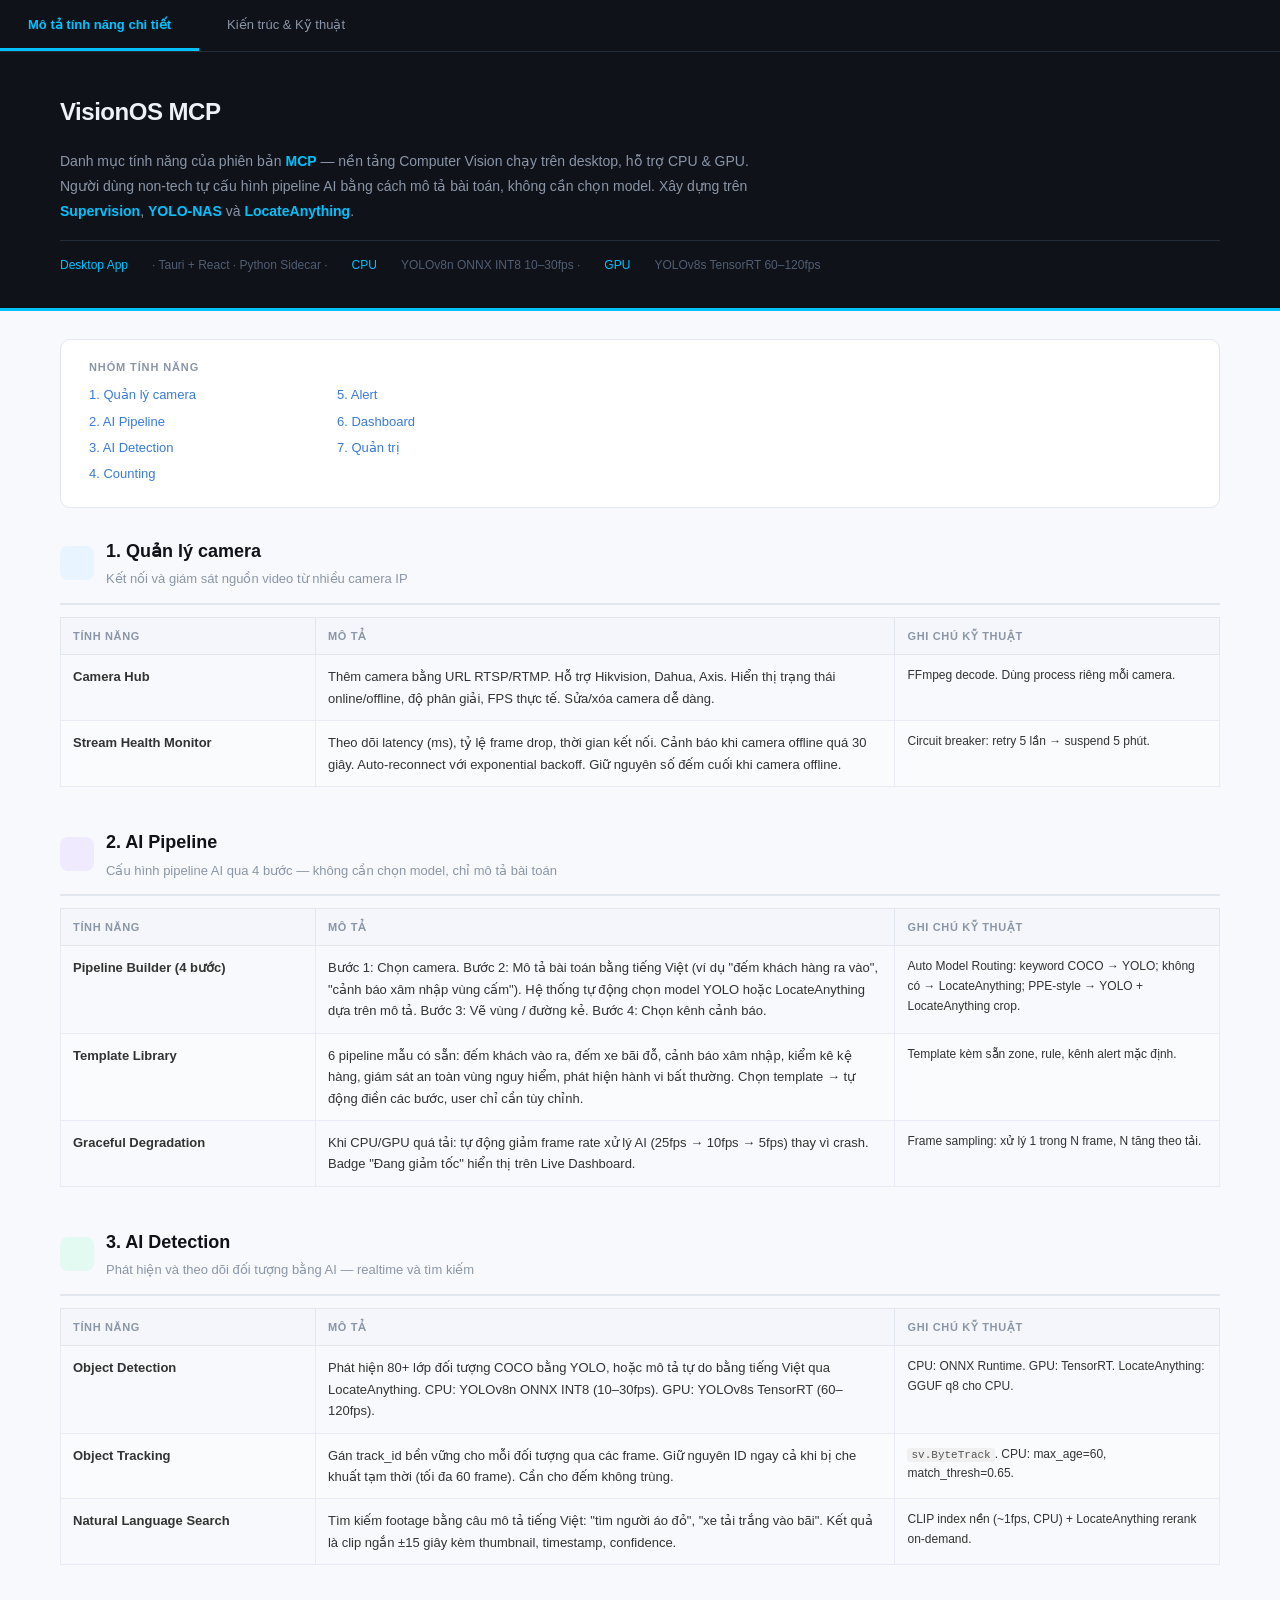
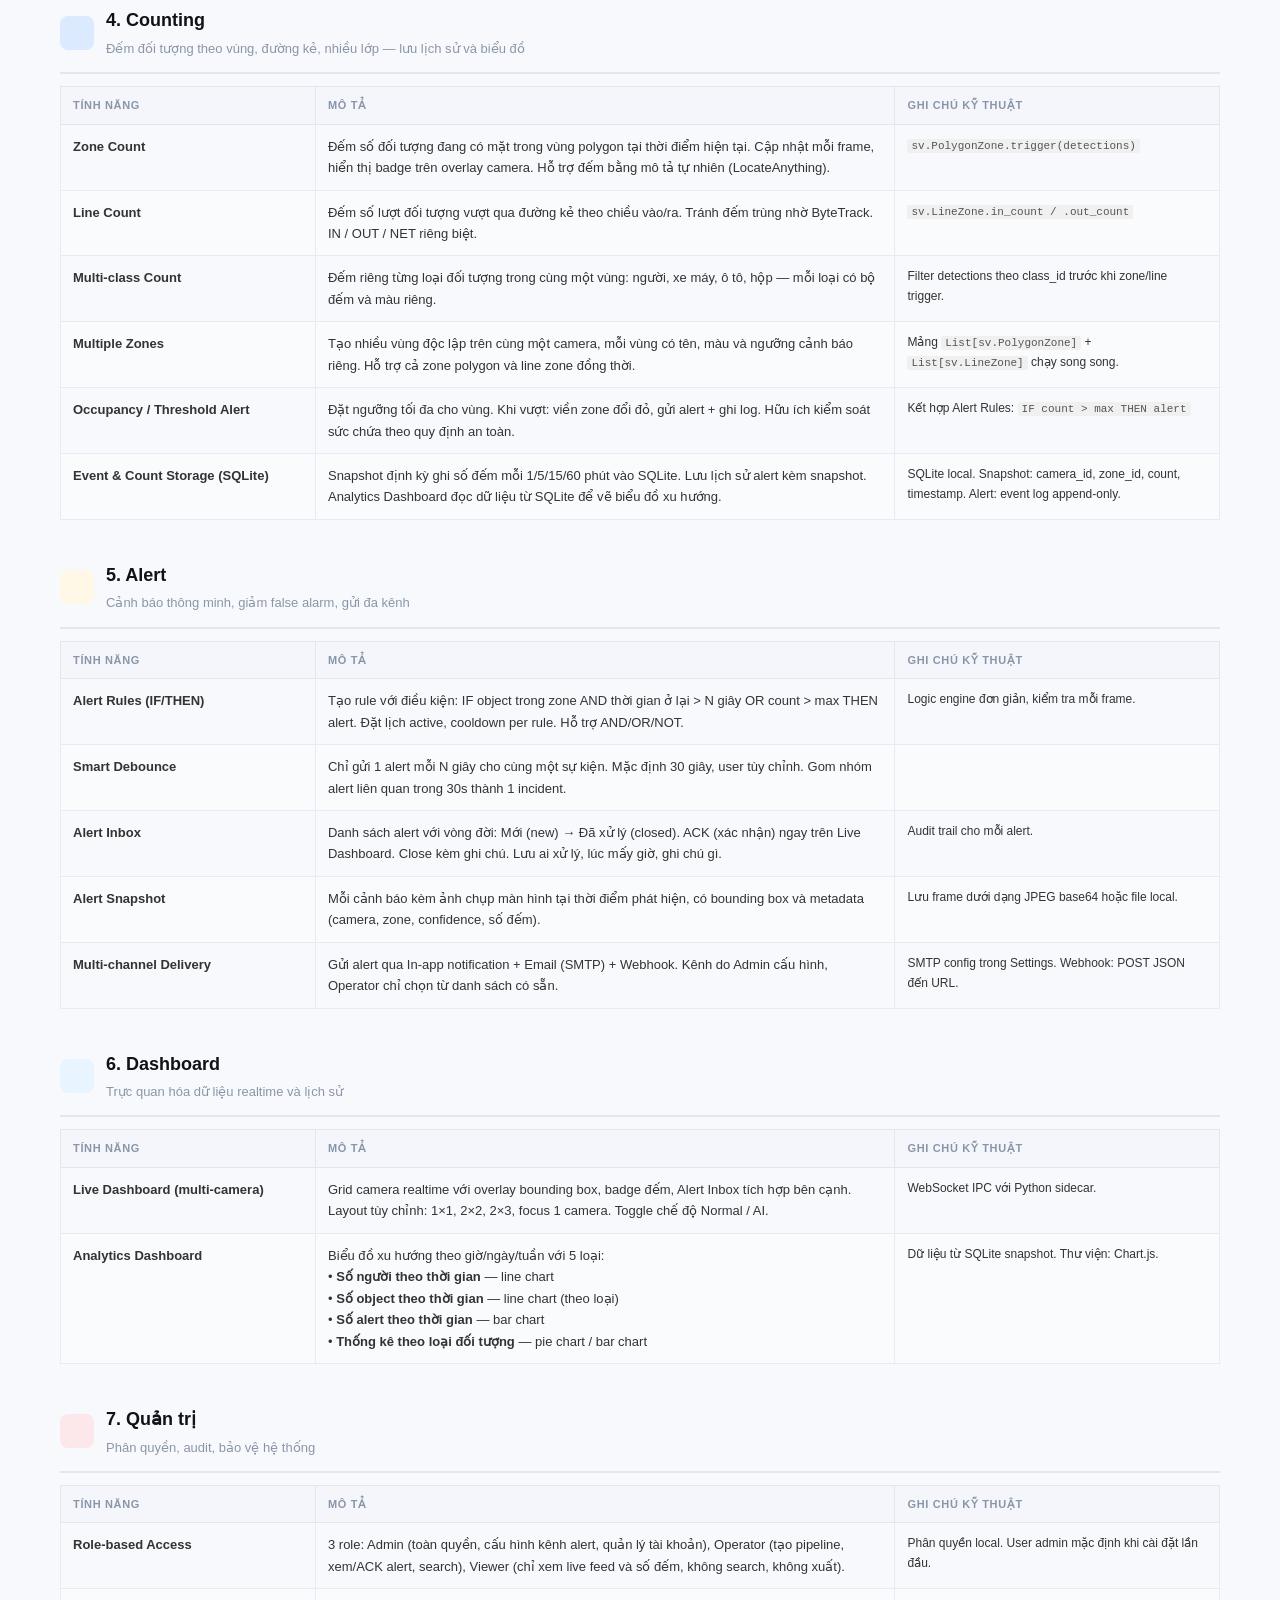
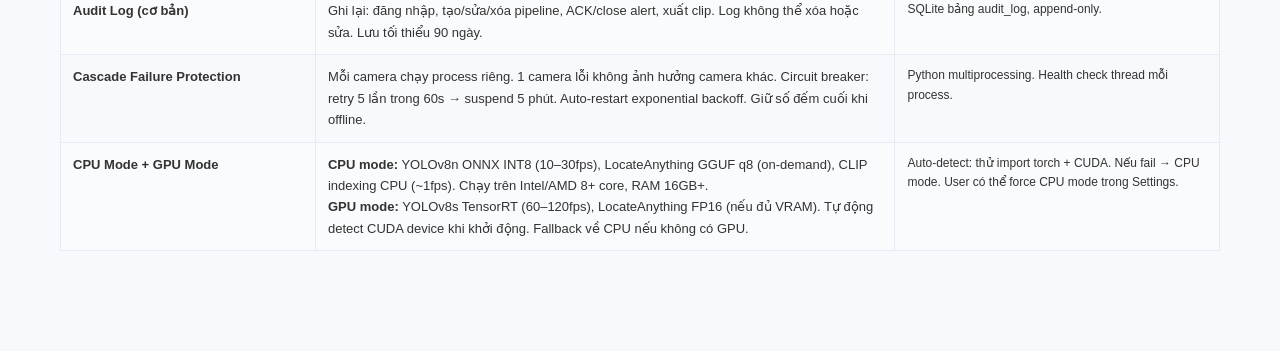
<file: visionos-mcp.html>
<!DOCTYPE html>
<html lang="vi">
<head>
<meta charset="UTF-8">
<meta name="viewport" content="width=device-width, initial-scale=1.0">
<title>VisionOS MCP</title>
<style>
*, *::before, *::after { box-sizing: border-box; margin: 0; padding: 0; }
body {
  font-family: 'Inter', 'Segoe UI', sans-serif;
  font-size: 14px; line-height: 1.7;
  color: #1a1a2e; background: #f8f9fc;
}

.tab-bar {
  position: sticky; top: 0; z-index: 200;
  background: #0f1218;
  border-bottom: 1px solid #252d3d;
  display: flex; align-items: center; height: 52px;
}
.tab-btn {
  height: 100%; padding: 0 28px; border: none; background: none;
  font-family: inherit; font-size: 13px; font-weight: 500;
  color: #8a96a8; cursor: pointer;
  border-bottom: 3px solid transparent;
  transition: all .15s; white-space: nowrap; flex-shrink: 0;
}
.tab-btn:hover { color: #eef2f8; }
.tab-btn.active { color: #00c2ff; border-bottom-color: #00c2ff; font-weight: 600; }
.tab-panel { display: none !important; }
.tab-panel.active { display: block !important; }

/* ── Tab 1: Tính năng ── */
#tab-features .header{
  background: #0f1218; color: #eef2f8;
  padding: 40px 60px 32px; border-bottom: 3px solid #00c2ff;
}
#tab-features .header-top{ display:flex; align-items:center; gap:14px; margin-bottom:16px; }
#tab-features .product-name{ font-size:24px; font-weight:700; letter-spacing:-0.02em; }
#tab-features .header-desc{ font-size:14px; color:#8a96a8; max-width:720px; line-height:1.8; }
#tab-features .header-desc b{ color:#00c2ff; font-weight:600; }
#tab-features .meta-row{ display:flex; gap:24px; margin-top:16px; padding-top:14px; border-top:1px solid #252d3d; font-size:12px; color:#515e72; flex-wrap:wrap; }
#tab-features .meta-row span{ color:#00c2ff; }

#tab-features .toc{ background:#fff; border:1px solid #e2e6ef; border-radius:10px; padding:18px 28px; margin:28px 60px; display:flex; gap:48px; flex-wrap:wrap; }
#tab-features .toc-col{ min-width:200px; }
#tab-features .toc-title{ font-size:11px; font-weight:700; text-transform:uppercase; letter-spacing:.08em; color:#8a96a8; margin-bottom:8px; }
#tab-features .toc a{ display:block; font-size:13px; color:#3a7bd5; text-decoration:none; margin-bottom:4px; }
#tab-features .toc a:hover{ text-decoration:underline; }

#tab-features .content{ padding:0 60px 60px; }
#tab-features .feat-group{ margin-bottom:40px; }
#tab-features .feat-group-header{ display:flex; align-items:center; gap:12px; margin-bottom:6px; padding-bottom:12px; border-bottom:2px solid #e2e6ef; }
#tab-features .fgi{ width:34px; height:34px; border-radius:8px; display:flex; align-items:center; justify-content:center; font-size:16px; flex-shrink:0; }
#tab-features .fgn{ font-size:18px; font-weight:700; color:#0f1218; }
#tab-features .fgd{ font-size:13px; color:#8a96a8; margin-top:2px; }


#tab-features table.ft{ width:100%; border-collapse:collapse; font-size:13px; margin-top:12px; }
#tab-features table.ft thead th{ text-align:left; padding:9px 12px; background:#f4f6fb; border:1px solid #e2e6ef; font-size:11px; font-weight:700; text-transform:uppercase; letter-spacing:.06em; color:#8a96a8; }
#tab-features table.ft tbody td{ padding:11px 12px; border:1px solid #e8ebf4; vertical-align:top; color:#333; line-height:1.65; }
#tab-features table.ft tbody tr:nth-child(even) td{ background:#fafbfd; }
#tab-features table.ft tbody tr:hover td{ background:#f0f4ff; }
#tab-features .fn{ font-weight:600; color:#0f1218; white-space:nowrap; }
#tab-features .fnote{ font-size:12px; color:#888; }
#tab-features .fnote code{ font-family:monospace; font-size:11px; background:#f0f0f0; padding:1px 4px; border-radius:3px; color:#555; }
#tab-features .note{ padding:10px 14px; border-radius:7px; font-size:13px; line-height:1.6; margin:12px 0; }
#tab-features .note-info{ background:#e8f4ff; border-left:3px solid #3a7bd5; color:#1a3d6e; }

/* ── Tab 2: Kiến trúc ── */
#tab-arch *{box-sizing:border-box;margin:0;padding:0}
#tab-arch body{font-family:'Inter','Segoe UI',sans-serif;font-size:14px;line-height:1.75;color:#1a1a2e;background:#f8f9fc}
#tab-arch .cover{background:#0f1218;color:#eef2f8;padding:56px 72px 48px;border-bottom:4px solid #00c2ff}
#tab-arch .cover-tag{font-size:11px;letter-spacing:.15em;text-transform:uppercase;color:#515e72;margin-bottom:16px}
#tab-arch .cover-title{font-size:36px;font-weight:800;letter-spacing:-0.02em;margin-bottom:8px;line-height:1.2}
#tab-arch .cover-title span{color:#00c2ff}
#tab-arch .cover-sub{font-size:16px;color:#8a96a8;margin-bottom:32px}
#tab-arch .cover-grid{display:grid;grid-template-columns:1fr 1fr;gap:20px;margin-bottom:36px}
#tab-arch .cover-block{background:#161b24;border:1px solid #252d3d;border-radius:10px;padding:16px 20px}
#tab-arch .cover-block-label{font-size:10px;text-transform:uppercase;letter-spacing:.1em;color:#515e72;margin-bottom:6px}
#tab-arch .cover-block-val{font-size:13px;color:#8a96a8;line-height:1.8}
#tab-arch .cover-block-val b{color:#00c2ff;font-weight:600}
#tab-arch .cover-meta{display:flex;gap:32px;border-top:1px solid #252d3d;padding-top:20px;font-size:12px;color:#515e72}
#tab-arch .cover-meta span{color:#00c2ff}

#tab-arch .toc{background:#fff;border:1px solid #e2e6ef;border-radius:10px;padding:24px 32px;margin:28px 72px}
#tab-arch .toc h2{font-size:13px;font-weight:700;text-transform:uppercase;letter-spacing:.08em;color:#8a96a8;margin-bottom:14px}
#tab-arch .toc-grid{display:grid;grid-template-columns:1fr 1fr;gap:0 40px}
#tab-arch .toc a{display:flex;align-items:baseline;gap:6px;font-size:13px;color:#3a7bd5;text-decoration:none;padding:3px 0;border-bottom:1px dashed #f0f0f0}
#tab-arch .toc a:hover{color:#0f1218}
#tab-arch .toc-num{font-size:11px;color:#8a96a8;min-width:28px}

#tab-arch .content{padding:0 72px 72px}
#tab-arch .section{margin-bottom:52px}
#tab-arch .section-header{display:flex;align-items:center;gap:14px;margin-bottom:20px;padding-bottom:12px;border-bottom:2px solid #e2e6ef}
#tab-arch .snum{width:34px;height:34px;border-radius:9px;display:flex;align-items:center;justify-content:center;font-size:13px;font-weight:800;color:#fff;flex-shrink:0}
#tab-arch .stitle{font-size:22px;font-weight:700;color:#0f1218}
#tab-arch .ssub{font-size:13px;color:#8a96a8;margin-top:2px}
#tab-arch .subsection{margin-bottom:28px}
#tab-arch .sub-h{font-size:16px;font-weight:700;color:#0f1218;margin-bottom:10px;padding-left:12px;border-left:3px solid #00c2ff}
#tab-arch .sub-h2{font-size:13px;font-weight:700;text-transform:uppercase;letter-spacing:.07em;color:#8a96a8;margin:16px 0 8px}
#tab-arch .card{background:#fff;border:1px solid #e2e6ef;border-radius:10px;padding:18px 22px;margin-bottom:14px}
#tab-arch .card-title{font-size:14px;font-weight:600;color:#0f1218;margin-bottom:8px;display:flex;align-items:center;gap:8px}
#tab-arch .io-grid{display:grid;grid-template-columns:1fr 60px 1fr;gap:0;margin-bottom:18px;align-items:stretch}
#tab-arch .io-box{background:#fff;border:1px solid #e2e6ef;border-radius:10px;padding:16px 18px}
#tab-arch .io-label{font-size:10px;font-weight:700;text-transform:uppercase;letter-spacing:.1em;margin-bottom:10px}
#tab-arch .io-item{display:flex;align-items:flex-start;gap:8px;margin-bottom:8px;font-size:13px;color:#333}
#tab-arch .io-item:last-child{margin-bottom:0}
#tab-arch .io-dot{width:7px;height:7px;border-radius:50%;margin-top:5px;flex-shrink:0}
#tab-arch .io-arrow{display:flex;align-items:center;justify-content:center;font-size:22px;color:#8a96a8}
#tab-arch table.t{width:100%;border-collapse:collapse;font-size:13px;margin-bottom:14px}
#tab-arch table.t thead th{text-align:left;padding:8px 12px;background:#f4f6fb;border:1px solid #e2e6ef;font-size:11px;font-weight:700;text-transform:uppercase;letter-spacing:.06em;color:#8a96a8}
#tab-arch table.t tbody td{padding:10px 12px;border:1px solid #e8ebf4;vertical-align:top;color:#333;line-height:1.6}
#tab-arch table.t tbody tr:nth-child(even) td{background:#fafbfd}
#tab-arch table.t tbody tr:hover td{background:#f0f4ff}
#tab-arch .tn{font-weight:600;color:#0f1218}
#tab-arch .tnote{font-size:12px;color:#888;font-style:italic}
#tab-arch .tnote code{font-family:monospace;font-size:11px;background:#f0f0f0;padding:1px 4px;border-radius:3px;color:#555;font-style:normal}
#tab-arch .code-block{background:#0f1218;border-radius:8px;padding:16px 18px;margin:10px 0;font-family:'Courier New',monospace;font-size:12px;line-height:1.8;color:#eef2f8;overflow-x:auto;white-space:pre}
#tab-arch .arch-diagram{display:flex;flex-direction:column;gap:0;margin:14px 0}
#tab-arch .arch-row{display:flex;align-items:stretch;gap:0}
#tab-arch .arch-layer{flex:1;background:#f4f6fb;border:1px solid #e2e6ef;border-radius:8px;padding:12px 16px;margin:4px}
#tab-arch .arch-layer-label{font-size:10px;font-weight:700;text-transform:uppercase;letter-spacing:.08em;margin-bottom:8px}
#tab-arch .arch-nodes{display:flex;gap:8px;flex-wrap:wrap}
#tab-arch .arch-node{padding:6px 12px;border-radius:6px;font-size:12px;font-weight:600;border:1px solid transparent; color:#fff}
#tab-arch .arch-connector{display:flex;align-items:center;justify-content:center;font-size:18px;color:#8a96a8;padding:0 4px}
#tab-arch .flow-steps{display:flex;flex-direction:column;gap:0}
#tab-arch .flow-step{display:flex;gap:0;align-items:stretch}
#tab-arch .flow-step-left{display:flex;flex-direction:column;align-items:center;width:44px;flex-shrink:0}
#tab-arch .flow-circle{width:32px;height:32px;border-radius:50%;display:flex;align-items:center;justify-content:center;font-size:13px;font-weight:700;color:#fff;flex-shrink:0}
#tab-arch .flow-line{width:2px;flex:1;min-height:12px;margin:4px 0}
#tab-arch .flow-step-content{padding:4px 0 16px 14px;flex:1}
#tab-arch .flow-step-title{font-size:14px;font-weight:600;color:#0f1218;margin-bottom:4px}
#tab-arch .flow-step-desc{font-size:13px;color:#555;line-height:1.65}
#tab-arch .note{padding:10px 14px;border-radius:7px;font-size:13px;line-height:1.6;margin:10px 0}
#tab-arch .note-info{background:#e8f4ff;border-left:3px solid #3a7bd5;color:#1a3d6e}
#tab-arch .note-warn{background:#fff8e6;border-left:3px solid #ffb830;color:#6b4d00}
#tab-arch .note-ok{background:#e3faf2;border-left:3px solid #00a86b;color:#0a3d22}
#tab-arch .tag{display:inline-block;font-size:10px;font-weight:700;padding:2px 8px;border-radius:4px;white-space:nowrap;margin-left:4px}
#tab-arch .tag-green{background:#e3faf2;color:#0a7a50}
#tab-arch .tag-blue{background:#e6f4ff;color:#005fa3}
#tab-arch .tag-red{background:#fce8eb;color:#b91c1c}
#tab-arch .tag-amber{background:#fff8e6;color:#92620a}
#tab-arch .tag-purple{background:#f0eaff;color:#5b21b6}
#tab-arch .prob-card{background:#fff;border:1px solid #e2e6ef;border-radius:10px;overflow:hidden;margin-bottom:20px}
#tab-arch .prob-header{padding:14px 20px;display:flex;align-items:center;gap:12px;border-bottom:1px solid #e2e6ef}
#tab-arch .prob-icon{width:36px;height:36px;border-radius:9px;display:flex;align-items:center;justify-content:center;font-size:17px;flex-shrink:0}
#tab-arch .prob-title{font-size:15px;font-weight:700;color:#0f1218}
#tab-arch .prob-level{margin-left:auto;font-size:11px;font-weight:700;padding:3px 10px;border-radius:5px}
#tab-arch .prob-body{padding:16px 20px}
#tab-arch .prob-body p{font-size:13px;color:#444;margin-bottom:12px;line-height:1.7}
#tab-arch .quant-bar{height:8px;border-radius:4px;margin-top:4px}
#tab-arch .specs-grid{display:grid;grid-template-columns:repeat(2,1fr);gap:12px;margin:12px 0}
#tab-arch .spec-card{background:#fff;border:1px solid #e2e6ef;border-radius:8px;padding:14px 16px}
#tab-arch .spec-card-title{font-size:11px;font-weight:700;text-transform:uppercase;letter-spacing:.06em;color:#8a96a8;margin-bottom:6px}
#tab-arch .spec-card-val{font-size:13px;color:#333;line-height:1.7}
#tab-arch footer{margin-top:60px;padding:20px 72px;background:#f4f6fb;border-top:1px solid #e2e6ef;font-size:12px;color:#8a96a8;display:flex;justify-content:space-between;flex-wrap:wrap;gap:8px}
</style>
</head>
<body>

<!-- TAB BAR -->
<div class="tab-bar">
  <button class="tab-btn active" onclick="switchTab('tab-features', this)">Mô tả tính năng chi tiết</button>
  <button class="tab-btn" onclick="switchTab('tab-arch', this)">Kiến trúc &amp; Kỹ thuật</button>
</div>

<!-- ════════════════════ TAB 1: TÍNH NĂNG ════════════════════ -->
<div id="tab-features" class="tab-panel active">
<div class="header">
  <div class="header-top">
    <span class="product-name">VisionOS MCP</span>
  </div>
  <div class="header-desc">
    Danh mục tính năng của phiên bản <b>MCP</b> — nền tảng Computer Vision
    chạy trên desktop, hỗ trợ CPU & GPU. Người dùng non-tech tự cấu hình pipeline AI bằng cách
    mô tả bài toán, không cần chọn model. Xây dựng trên <b>Supervision</b>, <b>YOLO-NAS</b> và <b>LocateAnything</b>.
  </div>
  <div class="meta-row">
    <span>Desktop App</span> · Tauri + React · Python Sidecar ·
    <span>CPU</span> YOLOv8n ONNX INT8 10–30fps ·
    <span>GPU</span> YOLOv8s TensorRT 60–120fps
  </div>
</div>

<div class="toc">
  <div class="toc-col">
    <div class="toc-title">Nhóm tính năng</div>
    <a href="#f-camera">1. Quản lý camera</a>
    <a href="#f-pipeline">2. AI Pipeline</a>
    <a href="#f-detection">3. AI Detection</a>
    <a href="#f-counting">4. Counting</a>
  </div>
  <div class="toc-col">
    <div class="toc-title">&nbsp;</div>
    <a href="#f-alert">5. Alert</a>
    <a href="#f-dashboard">6. Dashboard</a>
    <a href="#f-admin">7. Quản trị</a>
  </div>
</div>

<div class="content">

<!-- 1. Quản lý camera -->
<div class="feat-group" id="f-camera">
  <div class="feat-group-header">
    <div class="fgi" style="background:#e8f4ff"></div>
    <div><div class="fgn">1. Quản lý camera</div><div class="fgd">Kết nối và giám sát nguồn video từ nhiều camera IP</div></div>
  </div>
  <table class="ft">
    <thead><tr><th style="width:22%">Tính năng</th><th>Mô tả</th><th style="width:28%">Ghi chú kỹ thuật</th></tr></thead>
    <tbody>
      <tr><td class="fn">Camera Hub</td><td>Thêm camera bằng URL RTSP/RTMP. Hỗ trợ Hikvision, Dahua, Axis. Hiển thị trạng thái online/offline, độ phân giải, FPS thực tế. Sửa/xóa camera dễ dàng.</td><td class="fnote">FFmpeg decode. Dùng process riêng mỗi camera.</td></tr>
      <tr><td class="fn">Stream Health Monitor</td><td>Theo dõi latency (ms), tỷ lệ frame drop, thời gian kết nối. Cảnh báo khi camera offline quá 30 giây. Auto-reconnect với exponential backoff. Giữ nguyên số đếm cuối khi camera offline.</td><td class="fnote">Circuit breaker: retry 5 lần → suspend 5 phút.</td></tr>
    </tbody>
  </table>
</div>

<!-- 2. AI Pipeline -->
<div class="feat-group" id="f-pipeline">
  <div class="feat-group-header">
    <div class="fgi" style="background:#f0eaff"></div>
    <div><div class="fgn">2. AI Pipeline</div><div class="fgd">Cấu hình pipeline AI qua 4 bước — không cần chọn model, chỉ mô tả bài toán</div></div>
  </div>
  <table class="ft">
    <thead><tr><th style="width:22%">Tính năng</th><th>Mô tả</th><th style="width:28%">Ghi chú kỹ thuật</th></tr></thead>
    <tbody>
      <tr><td class="fn">Pipeline Builder (4 bước)</td><td>Bước 1: Chọn camera. Bước 2: Mô tả bài toán bằng tiếng Việt (ví dụ "đếm khách hàng ra vào", "cảnh báo xâm nhập vùng cấm"). Hệ thống tự động chọn model YOLO hoặc LocateAnything dựa trên mô tả. Bước 3: Vẽ vùng / đường kẻ. Bước 4: Chọn kênh cảnh báo.</td><td class="fnote">Auto Model Routing: keyword COCO → YOLO; không có → LocateAnything; PPE-style → YOLO + LocateAnything crop.</td></tr>
      <tr><td class="fn">Template Library</td><td>6 pipeline mẫu có sẵn: đếm khách vào ra, đếm xe bãi đỗ, cảnh báo xâm nhập, kiểm kê kệ hàng, giám sát an toàn vùng nguy hiểm, phát hiện hành vi bất thường. Chọn template → tự động điền các bước, user chỉ cần tùy chỉnh.</td><td class="fnote">Template kèm sẵn zone, rule, kênh alert mặc định.</td></tr>
      <tr><td class="fn">Graceful Degradation</td><td>Khi CPU/GPU quá tải: tự động giảm frame rate xử lý AI (25fps → 10fps → 5fps) thay vì crash. Badge "Đang giảm tốc" hiển thị trên Live Dashboard.</td><td class="fnote">Frame sampling: xử lý 1 trong N frame, N tăng theo tải.</td></tr>
    </tbody>
  </table>
</div>

<!-- 3. AI Detection -->
<div class="feat-group" id="f-detection">
  <div class="feat-group-header">
    <div class="fgi" style="background:#e3faf2"></div>
    <div><div class="fgn">3. AI Detection</div><div class="fgd">Phát hiện và theo dõi đối tượng bằng AI — realtime và tìm kiếm</div></div>
  </div>
  <table class="ft">
    <thead><tr><th style="width:22%">Tính năng</th><th>Mô tả</th><th style="width:28%">Ghi chú kỹ thuật</th></tr></thead>
    <tbody>
      <tr><td class="fn">Object Detection</td><td>Phát hiện 80+ lớp đối tượng COCO bằng YOLO, hoặc mô tả tự do bằng tiếng Việt qua LocateAnything. CPU: YOLOv8n ONNX INT8 (10–30fps). GPU: YOLOv8s TensorRT (60–120fps).</td><td class="fnote">CPU: ONNX Runtime. GPU: TensorRT. LocateAnything: GGUF q8 cho CPU.</td></tr>
      <tr><td class="fn">Object Tracking</td><td>Gán track_id bền vững cho mỗi đối tượng qua các frame. Giữ nguyên ID ngay cả khi bị che khuất tạm thời (tối đa 60 frame). Cần cho đếm không trùng.</td><td class="fnote"><code>sv.ByteTrack</code>. CPU: max_age=60, match_thresh=0.65.</td></tr>
      <tr><td class="fn">Natural Language Search</td><td>Tìm kiếm footage bằng câu mô tả tiếng Việt: "tìm người áo đỏ", "xe tải trắng vào bãi". Kết quả là clip ngắn ±15 giây kèm thumbnail, timestamp, confidence.</td><td class="fnote">CLIP index nền (~1fps, CPU) + LocateAnything rerank on-demand.</td></tr>
    </tbody>
  </table>
</div>

<!-- 4. Counting -->
<div class="feat-group" id="f-counting">
  <div class="feat-group-header">
    <div class="fgi" style="background:#dbeafe"></div>
    <div><div class="fgn">4. Counting</div><div class="fgd">Đếm đối tượng theo vùng, đường kẻ, nhiều lớp — lưu lịch sử và biểu đồ</div></div>
  </div>
  <table class="ft">
    <thead><tr><th style="width:22%">Tính năng</th><th>Mô tả</th><th style="width:28%">Ghi chú kỹ thuật</th></tr></thead>
    <tbody>
      <tr><td class="fn">Zone Count</td><td>Đếm số đối tượng đang có mặt trong vùng polygon tại thời điểm hiện tại. Cập nhật mỗi frame, hiển thị badge trên overlay camera. Hỗ trợ đếm bằng mô tả tự nhiên (LocateAnything).</td><td class="fnote"><code>sv.PolygonZone.trigger(detections)</code></td></tr>
      <tr><td class="fn">Line Count</td><td>Đếm số lượt đối tượng vượt qua đường kẻ theo chiều vào/ra. Tránh đếm trùng nhờ ByteTrack. IN / OUT / NET riêng biệt.</td><td class="fnote"><code>sv.LineZone.in_count / .out_count</code></td></tr>
      <tr><td class="fn">Multi-class Count</td><td>Đếm riêng từng loại đối tượng trong cùng một vùng: người, xe máy, ô tô, hộp — mỗi loại có bộ đếm và màu riêng.</td><td class="fnote">Filter detections theo class_id trước khi zone/line trigger.</td></tr>
      <tr><td class="fn">Multiple Zones</td><td>Tạo nhiều vùng độc lập trên cùng một camera, mỗi vùng có tên, màu và ngưỡng cảnh báo riêng. Hỗ trợ cả zone polygon và line zone đồng thời.</td><td class="fnote">Mảng <code>List[sv.PolygonZone]</code> + <code>List[sv.LineZone]</code> chạy song song.</td></tr>
      <tr><td class="fn">Occupancy / Threshold Alert</td><td>Đặt ngưỡng tối đa cho vùng. Khi vượt: viền zone đổi đỏ, gửi alert + ghi log. Hữu ích kiểm soát sức chứa theo quy định an toàn.</td><td class="fnote">Kết hợp Alert Rules: <code>IF count &gt; max THEN alert</code></td></tr>
      <tr><td class="fn">Event &amp; Count Storage (SQLite)</td><td>Snapshot định kỳ ghi số đếm mỗi 1/5/15/60 phút vào SQLite. Lưu lịch sử alert kèm snapshot. Analytics Dashboard đọc dữ liệu từ SQLite để vẽ biểu đồ xu hướng.</td><td class="fnote">SQLite local. Snapshot: camera_id, zone_id, count, timestamp. Alert: event log append-only.</td></tr>
    </tbody>
  </table>
</div>

<!-- 5. Alert -->
<div class="feat-group" id="f-alert">
  <div class="feat-group-header">
    <div class="fgi" style="background:#fff8e6"></div>
    <div><div class="fgn">5. Alert</div><div class="fgd">Cảnh báo thông minh, giảm false alarm, gửi đa kênh</div></div>
  </div>
  <table class="ft">
    <thead><tr><th style="width:22%">Tính năng</th><th>Mô tả</th><th style="width:28%">Ghi chú kỹ thuật</th></tr></thead>
    <tbody>
      <tr><td class="fn">Alert Rules (IF/THEN)</td><td>Tạo rule với điều kiện: IF object trong zone AND thời gian ở lại &gt; N giây OR count &gt; max THEN alert. Đặt lịch active, cooldown per rule. Hỗ trợ AND/OR/NOT.</td><td class="fnote">Logic engine đơn giản, kiểm tra mỗi frame.</td></tr>
      <tr><td class="fn">Smart Debounce</td><td>Chỉ gửi 1 alert mỗi N giây cho cùng một sự kiện. Mặc định 30 giây, user tùy chỉnh. Gom nhóm alert liên quan trong 30s thành 1 incident.</td><td class="fnote"></td></tr>
      <tr><td class="fn">Alert Inbox</td><td>Danh sách alert với vòng đời: Mới (new) → Đã xử lý (closed). ACK (xác nhận) ngay trên Live Dashboard. Close kèm ghi chú. Lưu ai xử lý, lúc mấy giờ, ghi chú gì.</td><td class="fnote">Audit trail cho mỗi alert.</td></tr>
      <tr><td class="fn">Alert Snapshot</td><td>Mỗi cảnh báo kèm ảnh chụp màn hình tại thời điểm phát hiện, có bounding box và metadata (camera, zone, confidence, số đếm).</td><td class="fnote">Lưu frame dưới dạng JPEG base64 hoặc file local.</td></tr>
      <tr><td class="fn">Multi-channel Delivery</td><td>Gửi alert qua In-app notification + Email (SMTP) + Webhook. Kênh do Admin cấu hình, Operator chỉ chọn từ danh sách có sẵn.</td><td class="fnote">SMTP config trong Settings. Webhook: POST JSON đến URL.</td></tr>
    </tbody>
  </table>
</div>

<!-- 6. Dashboard -->
<div class="feat-group" id="f-dashboard">
  <div class="feat-group-header">
    <div class="fgi" style="background:#e8f4ff"></div>
    <div><div class="fgn">6. Dashboard</div><div class="fgd">Trực quan hóa dữ liệu realtime và lịch sử</div></div>
  </div>
  <table class="ft">
    <thead><tr><th style="width:22%">Tính năng</th><th>Mô tả</th><th style="width:28%">Ghi chú kỹ thuật</th></tr></thead>
    <tbody>
      <tr><td class="fn">Live Dashboard (multi-camera)</td><td>Grid camera realtime với overlay bounding box, badge đếm, Alert Inbox tích hợp bên cạnh. Layout tùy chỉnh: 1×1, 2×2, 2×3, focus 1 camera. Toggle chế độ Normal / AI.</td><td class="fnote">WebSocket IPC với Python sidecar.</td></tr>
      <tr><td class="fn">Analytics Dashboard</td><td>Biểu đồ xu hướng theo giờ/ngày/tuần với 5 loại:
      <br>• <b>Số người theo thời gian</b> — line chart
      <br>• <b>Số object theo thời gian</b> — line chart (theo loại)
      <br>• <b>Số alert theo thời gian</b> — bar chart
      <br>• <b>Thống kê theo loại đối tượng</b> — pie chart / bar chart
      </td><td class="fnote">Dữ liệu từ SQLite snapshot. Thư viện: Chart.js.</td></tr>
    </tbody>
  </table>
</div>

<!-- 7. Quản trị -->
<div class="feat-group" id="f-admin">
  <div class="feat-group-header">
    <div class="fgi" style="background:#fce8eb"></div>
    <div><div class="fgn">7. Quản trị</div><div class="fgd">Phân quyền, audit, bảo vệ hệ thống</div></div>
  </div>
  <table class="ft">
    <thead><tr><th style="width:22%">Tính năng</th><th>Mô tả</th><th style="width:28%">Ghi chú kỹ thuật</th></tr></thead>
    <tbody>
      <tr><td class="fn">Role-based Access</td><td>3 role: Admin (toàn quyền, cấu hình kênh alert, quản lý tài khoản), Operator (tạo pipeline, xem/ACK alert, search), Viewer (chỉ xem live feed và số đếm, không search, không xuất).</td><td class="fnote">Phân quyền local. User admin mặc định khi cài đặt lần đầu.</td></tr>
      <tr><td class="fn">Audit Log (cơ bản)</td><td>Ghi lại: đăng nhập, tạo/sửa/xóa pipeline, ACK/close alert, xuất clip. Log không thể xóa hoặc sửa. Lưu tối thiểu 90 ngày.</td><td class="fnote">SQLite bảng audit_log, append-only.</td></tr>
      <tr><td class="fn">Cascade Failure Protection</td><td>Mỗi camera chạy process riêng. 1 camera lỗi không ảnh hưởng camera khác. Circuit breaker: retry 5 lần trong 60s → suspend 5 phút. Auto-restart exponential backoff. Giữ số đếm cuối khi offline.</td><td class="fnote">Python multiprocessing. Health check thread mỗi process.</td></tr>
      <tr><td class="fn">CPU Mode + GPU Mode</td><td><b>CPU mode:</b> YOLOv8n ONNX INT8 (10–30fps), LocateAnything GGUF q8 (on-demand), CLIP indexing CPU (~1fps). Chạy trên Intel/AMD 8+ core, RAM 16GB+.
      <br><b>GPU mode:</b> YOLOv8s TensorRT (60–120fps), LocateAnything FP16 (nếu đủ VRAM). Tự động detect CUDA device khi khởi động. Fallback về CPU nếu không có GPU.</td><td class="fnote">Auto-detect: thử import torch + CUDA. Nếu fail → CPU mode. User có thể force CPU mode trong Settings.</td></tr>
    </tbody>
  </table>
</div>

</div><!-- /content -->
</div>

<!-- ════════════════════ TAB 2: KIẾN TRÚC ════════════════════ -->
<div id="tab-arch" class="tab-panel">

<div class="cover">
  <div class="cover-tag">VisionOS MCP</div>
  <div class="cover-title"><span>VisionOS</span> MCP — Kiến trúc Desktop App</div>
  <div class="cover-sub">Ứng dụng Computer Vision chạy local, CPU-first, GPU optional, dành cho người dùng non-tech</div>
  <div class="cover-grid">
    <div class="cover-block">
      <div class="cover-block-label">Tổng quan</div>
      <div class="cover-block-val">Desktop app giám sát nhiều camera AI đồng thời. User thêm camera URL → mô tả bài toán → hệ thống tự động chọn model và chạy. Giao diện đơn giản, không cấu hình kỹ thuật.</div>
    </div>
    <div class="cover-block">
      <div class="cover-block-label">Công nghệ nền tảng</div>
      <div class="cover-block-val">
        <b>Frontend:</b> Tauri v2 + React + Tailwind<br>
        <b>Backend:</b> Python sidecar (inference engine)<br>
        <b>Detection:</b> YOLOv8n ONNX (CPU) / TensorRT (GPU)<br>
        <b>Zero-shot:</b> LocateAnything GGUF q8<br>
        <b>Tracking/Counting:</b> Supervision ByteTrack + PolygonZone + LineZone<br>
        <b>Search:</b> CLIP ViT-B/32 + FAISS
      </div>
    </div>
    <div class="cover-block">
      <div class="cover-block-label">Phạm vi MCP</div>
      <div class="cover-block-val">7 nhóm tính năng: Quản lý camera · AI Pipeline · Detection · Counting · Alert · Dashboard · Quản trị. Không bao gồm: Video Archive, REST API, Behavior Detection, PPE, OCR.</div>
    </div>
    <div class="cover-block">
      <div class="cover-block-label">Yêu cầu phần cứng</div>
      <div class="cover-block-val">
        <b>CPU mode:</b> Intel i5 / AMD Ryzen 5 (8+ core), 16GB RAM, 10GB disk<br>
        <b>GPU mode:</b> NVIDIA GTX 1660+ (6GB VRAM), CUDA 12.x<br>
        <b>Hỗ trợ:</b> 2–8 camera @ 5–10fps (CPU) / 15–30fps (GPU)
      </div>
    </div>
  </div>
</div>

<div class="toc">
  <h2>Mục lục</h2>
  <div class="toc-grid">
    <div>
      <a href="#s1"><span class="toc-num">1.</span>Kiến trúc tổng thể</a>
      <a href="#s2"><span class="toc-num">2.</span>Cơ chế CPU / GPU Mode</a>
      <a href="#s3"><span class="toc-num">3.</span>Luồng xử lý Pipeline</a>
    </div>
    <div>
      <a href="#s4"><span class="toc-num">4.</span>Ba tính năng cốt lõi</a>
      <a href="#s5"><span class="toc-num">5.</span>Storage & Data Model</a>
    </div>
  </div>
</div>

<div class="content">

<!-- SECTION 1: KIẾN TRÚC TỔNG THỂ -->
<div class="section" id="s1">
  <div class="section-header">
    <div class="snum" style="background:#3a7bd5">1</div>
    <div><div class="stitle">Kiến trúc tổng thể</div><div class="ssub">Luồng dữ liệu chi tiết từ camera đến UI — CPU & GPU path</div></div>
  </div>

  <div style="background:#fff;border-radius:12px;border:1px solid #e2e6ef;overflow:hidden;margin-bottom:20px">

    <!-- R1: Camera Input -->
    <div style="display:grid;grid-template-columns:120px 1fr;border-bottom:2px solid #eef2f8">
      <div style="background:#1a1a2e;color:#fff;padding:14px 16px;font-size:11px;font-weight:700;display:flex;align-items:center;justify-content:center;letter-spacing:.05em">NGUỒN VÀO</div>
      <div style="padding:14px 20px;display:flex;flex-wrap:wrap;gap:10px;align-items:center">
        <div style="background:#fce8eb;border:1px solid #ffcdd2;border-radius:8px;padding:8px 14px;display:flex;align-items:center;gap:8px;font-size:12px;font-weight:600;color:#b91c1c">📹 Camera IP</div>
        <div style="color:#8a96a8;font-size:18px">→</div>
        <div style="background:#fff8e6;border:1px solid #ffd54f;border-radius:8px;padding:8px 14px;display:flex;align-items:center;gap:8px;font-size:12px;font-weight:600;color:#92620a">🎞️ FFmpeg Decode</div>
        <div style="color:#8a96a8;font-size:18px">→</div>
        <div style="background:#e3faf2;border:1px solid #b2dfdb;border-radius:8px;padding:8px 14px;display:flex;align-items:center;gap:8px;font-size:12px;font-weight:600;color:#0a7a50">🔄 BGR → RGB</div>
        <div style="color:#8a96a8;font-size:18px">→</div>
        <div style="background:#f0eaff;border:1px solid #d1c4e9;border-radius:8px;padding:8px 14px;display:flex;align-items:center;gap:8px;font-size:12px;font-weight:600;color:#5b21b6">⏱️ Frame Sampler 5fps</div>
      </div>
    </div>

    <!-- R2: Decode Workers -->
    <div style="display:grid;grid-template-columns:120px 1fr;border-bottom:2px solid #eef2f8">
      <div style="background:#0f1218;color:#fff;padding:14px 16px;font-size:11px;font-weight:700;display:flex;align-items:center;justify-content:center;letter-spacing:.05em">DECODE WORKERS</div>
      <div style="padding:14px 20px">
        <div style="display:flex;gap:8px;flex-wrap:wrap">
          <div style="background:#e8f4ff;border:1px solid #bbdefb;border-radius:8px;padding:10px 16px;text-align:center;min-width:120px">
            <div style="font-size:11px;font-weight:700;color:#1565c0">Cam 1</div>
            <div style="font-size:9px;color:#3a7bd5">30→5fps</div>
          </div>
          <div style="background:#e8f4ff;border:1px solid #bbdefb;border-radius:8px;padding:10px 16px;text-align:center;min-width:120px">
            <div style="font-size:11px;font-weight:700;color:#1565c0">Cam 2</div>
            <div style="font-size:9px;color:#3a7bd5">30→5fps</div>
          </div>
          <div style="background:#e8f4ff;border:1px solid #bbdefb;border-radius:8px;padding:10px 16px;text-align:center;min-width:120px">
            <div style="font-size:11px;font-weight:700;color:#1565c0">Cam 3</div>
            <div style="font-size:9px;color:#3a7bd5">30→5fps</div>
          </div>
          <div style="background:#e8f4ff;border:1px solid #bbdefb;border-radius:8px;padding:10px 16px;text-align:center;min-width:120px">
            <div style="font-size:11px;font-weight:700;color:#1565c0">… tối đa 8</div>
            <div style="font-size:9px;color:#3a7bd5">process riêng</div>
          </div>
        </div>
        <div style="margin-top:8px;font-size:10px;color:#888;background:#f8f9fc;padding:6px 12px;border-radius:6px">
          🔁 Circuit breaker: retry 5→60s→5 phút · Offline: giữ số đếm cuối
        </div>
      </div>
    </div>

    <!-- R3: Frame Queue -->
    <div style="display:grid;grid-template-columns:120px 1fr;border-bottom:2px solid #eef2f8">
      <div style="background:#0f1218;color:#fff;padding:14px 16px;font-size:11px;font-weight:700;display:flex;align-items:center;justify-content:center;letter-spacing:.05em">FRAME QUEUE</div>
      <div style="padding:14px 20px;display:flex;align-items:center;gap:10px;flex-wrap:wrap">
        <div style="background:#1a1a2e;border-radius:8px;padding:10px 14px;text-align:center;min-width:120px">
          <div style="font-size:9px;color:#8a96a8">multiprocessing.Queue</div>
          <div style="font-size:11px;color:#eef2f8">Kích thước giới hạn</div>
        </div>
        <div style="color:#8a96a8;font-size:18px">→</div>
        <div style="font-size:10px;color:#555;background:#e8f4ff;border:1px solid #bbdefb;border-radius:8px;padding:8px 14px">
          📥 Queue đầy → decode worker tự pause (backpressure)<br>
          <span style="font-size:9px;color:#1565c0;margin-top:4px;display:inline-block">Lưu ý: Backpressure chỉ áp dụng AI queue, không block preview.</span>
        </div>
      </div>
    </div>

    <!-- R4: Pipeline Runtime -->
    <div style="display:grid;grid-template-columns:120px 1fr;border-bottom:2px solid #eef2f8">
      <div style="background:#0f1218;color:#fff;padding:14px 16px;font-size:11px;font-weight:700;display:flex;align-items:center;justify-content:center;letter-spacing:.05em">PIPELINE<br>RUNTIME</div>
      <div style="padding:14px 20px">
        <div style="display:flex;gap:10px;flex-wrap:wrap;align-items:center">
          <div style="flex:1;min-width:120px;background:#f8f9fc;border:1px solid #e2e6ef;border-radius:8px;padding:10px;text-align:center;font-size:10px">
            <b>📋 Pipeline Context</b><br><span style="color:#555">Cấu hình zone, line, rules</span>
          </div>
          <div style="color:#8a96a8;font-size:14px">→</div>
          <div style="flex:1;min-width:120px;background:#f3e5f5;border:2px solid #ce93d8;border-radius:8px;padding:10px;text-align:center">
            <div style="font-size:10px;font-weight:700;color:#7b1fa2">🎯 Task Parser</div>
            <div style="font-size:9px;color:#555">Phân tích mô tả → model_choice</div>
            <div style="font-size:8px;color:#888">COCO→YOLO · Custom→LA · PPE→Combo</div>
          </div>
          <div style="color:#8a96a8;font-size:14px">→</div>
          <div style="flex:1;min-width:120px;background:#f8f9fc;border:1px solid #e2e6ef;border-radius:8px;padding:10px;text-align:center;font-size:10px">
            <b>⚠️ Rule Engine</b><br><span style="color:#555">IF/THEN · Debounce 30s</span>
          </div>
        </div>
        <div style="margin-top:6px;padding:3px 8px;background:#e8f4ff;border-radius:6px;font-size:10px;color:#1565c0;text-align:center">
          ⬇ Task Parser → Model Router: (model, threshold, classes)
        </div>
      </div>
    </div>

    <!-- R5: Model Router + Inference -->
    <div style="display:grid;grid-template-columns:120px 1fr;border-bottom:2px solid #eef2f8">
      <div style="background:#0f1218;color:#fff;padding:14px 16px;font-size:11px;font-weight:700;display:flex;align-items:center;justify-content:center;letter-spacing:.05em">MODEL ROUTER<br>+ INFERENCE</div>
      <div style="padding:14px 20px">
        <div style="display:flex;align-items:center;gap:8px;flex-wrap:wrap">
          <div style="background:#f3e5f5;border:2px solid #ce93d8;border-radius:8px;padding:8px 14px;font-size:10px;font-weight:700;color:#7b1fa2">🔀 Router<br><span style="font-weight:400;color:#555">COCO→YOLO / Custom→LA / PPE→Combo</span></div>
          <div style="color:#8a96a8;font-size:18px">→</div>
          <div style="border:2px solid #00a86b;border-radius:8px;overflow:hidden;min-width:160px">
            <div style="background:#00a86b;color:#fff;padding:3px 10px;font-size:10px;font-weight:700;text-align:center">YOLO</div>
            <div style="padding:6px 10px;font-size:10px;color:#555">CPU: ONNX INT8 10-30fps / GPU: TensorRT FP16 60-120fps</div>
          </div>
          <div style="color:#8a96a8;font-size:18px">→</div>
          <div style="background:#e3faf2;border:1px solid #b2dfdb;border-radius:8px;padding:6px 10px;text-align:center;font-size:10px;font-weight:700;color:#0a7a50">sv.Detections</div>
        </div>
        <div style="margin-top:6px;display:flex;gap:6px;flex-wrap:wrap;font-size:10px">
          <span style="background:#f0eaff;color:#5b21b6;padding:3px 8px;border-radius:4px">ON-DEMAND LocateAnything: CPU GGUF 3-5s / GPU FP16 200ms</span>
          <span style="background:#fff8e6;border:1px solid #ffe082;padding:3px 8px;border-radius:4px;color:#555">LRU Cache TTL 5 phút, 100 entries</span>
        </div>
      </div>
    </div>

    <!-- R6: Supervision -->
    <div style="display:grid;grid-template-columns:120px 1fr;border-bottom:2px solid #eef2f8">
      <div style="background:#0f1218;color:#fff;padding:14px 16px;font-size:11px;font-weight:700;display:flex;align-items:center;justify-content:center;letter-spacing:.05em">SUPERVISION</div>
      <div style="padding:14px 20px">
        <div style="display:flex;gap:8px;flex-wrap:wrap;font-size:10px">
          <span style="background:#f8f9fc;border:1px solid #e2e6ef;border-radius:6px;padding:6px 10px">📌 ByteTrack (giữ ID 60 frame khi khuất)</span>
          <span style="background:#f8f9fc;border:1px solid #e2e6ef;border-radius:6px;padding:6px 10px">🔲 PolygonZone (đếm trong vùng)</span>
          <span style="background:#f8f9fc;border:1px solid #e2e6ef;border-radius:6px;padding:6px 10px">📏 LineZone (đếm IN/OUT)</span>
          <span style="background:#f8f9fc;border:1px solid #e2e6ef;border-radius:6px;padding:6px 10px">🔢 Multi-class Count (filter class_id)</span>
        </div>
        <div style="margin-top:6px;font-size:10px;color:#0a3d22;background:#e3faf2;border:1px solid #b2dfdb;border-radius:6px;padding:4px 10px">
          💾 Adaptive Flush: SQLite khi count thay đổi &gt; 5% hoặc mỗi 60s (min 1 phút, max 5 phút)
        </div>
      </div>
    </div>

    <!-- R7: CLIP Indexer -->
    <div style="display:grid;grid-template-columns:120px 1fr;border-bottom:2px solid #eef2f8">
      <div style="background:#0f1218;color:#fff;padding:14px 16px;font-size:11px;font-weight:700;display:flex;align-items:center;justify-content:center;letter-spacing:.05em">CLIP INDEXER</div>
      <div style="padding:14px 20px">
        <div style="display:flex;gap:8px;flex-wrap:wrap;align-items:center;font-size:10px">
          <span style="background:#f8f9fc;border:1px solid #e2e6ef;border-radius:6px;padding:6px 10px">📷 Frame Selector 1fps</span>
          <span style="color:#8a96a8;font-size:16px">→</span>
          <span style="background:#f0eaff;border:1px solid #d1c4e9;border-radius:6px;padding:6px 10px">🧠 CLIP ViT-B/32 → 512-dim</span>
          <span style="color:#8a96a8;font-size:16px">→</span>
          <span style="background:#1a1a2e;color:#eef2f8;border-radius:6px;padding:6px 10px">📁 FAISS Append (1 file/camera)</span>
        </div>
        <div style="margin-top:4px;font-size:10px;color:#888">⚙️ Process riêng, không ảnh hưởng realtime · CPU 1fps / GPU 5fps</div>
      </div>
    </div>

    <!-- R8: Event Storage -->
    <div style="display:grid;grid-template-columns:120px 1fr;border-bottom:2px solid #eef2f8">
      <div style="background:#0f1218;color:#fff;padding:14px 16px;font-size:11px;font-weight:700;display:flex;align-items:center;justify-content:center;letter-spacing:.05em">EVENT<br>STORAGE</div>
      <div style="padding:14px 20px;display:flex;gap:8px;flex-wrap:wrap;font-size:10px">
        <span style="background:#1a1a2e;color:#eef2f8;border-radius:6px;padding:6px 10px">🗄️ SQLite (INDEX alerts(pipeline_id, ts))</span>
        <span style="background:#1a1a2e;color:#eef2f8;border-radius:6px;padding:6px 10px">📁 FAISS (1 file/camera)</span>
        <span style="background:#1a1a2e;color:#eef2f8;border-radius:6px;padding:6px 10px">🖼️ Snapshot JPEG (90 ngày)</span>
        <span style="background:#1a1a2e;color:#eef2f8;border-radius:6px;padding:6px 10px">⚙️ App Config</span>
      </div>
    </div>

    <!-- R9: Outputs -->
    <div style="display:grid;grid-template-columns:120px 1fr;border-bottom:2px solid #eef2f8">
      <div style="background:#0f1218;color:#fff;padding:14px 16px;font-size:11px;font-weight:700;display:flex;align-items:center;justify-content:center;letter-spacing:.05em">KẾT QUẢ</div>
      <div style="padding:14px 20px;display:flex;gap:8px;flex-wrap:wrap;font-size:10px">
        <span style="background:#fff8e6;border:1px solid #ffe082;border-radius:6px;padding:6px 10px"><b>🔔 Alert:</b> IF/THEN + debounce → In-app/Email/Webhook</span>
        <span style="background:#e3faf2;border:1px solid #b2dfdb;border-radius:6px;padding:6px 10px"><b>📊 Analytics:</b> Biểu đồ xu hướng</span>
        <span style="background:#f0eaff;border:1px solid #d1c4e9;border-radius:6px;padding:6px 10px"><b>🔍 Search:</b> CLIP 200ms + LA rerank 3-5s</span>
      </div>
    </div>

    <!-- R10: IPC Bridge -->
    <div style="display:grid;grid-template-columns:120px 1fr">
      <div style="background:#0f1218;color:#fff;padding:14px 16px;font-size:11px;font-weight:700;display:flex;align-items:center;justify-content:center;letter-spacing:.05em">IPC BRIDGE</div>
      <div style="padding:14px 20px">
        <div style="display:flex;gap:8px;flex-wrap:wrap;font-size:10px;margin-bottom:6px">
          <span style="background:#e8f4ff;border:1px solid #bbdefb;border-radius:6px;padding:6px 10px;flex:1;min-width:180px"><b>📡 Control:</b> JSON-RPC stdin/stdout (commands, events, ACK)</span>
          <span style="background:#e3faf2;border:1px solid #b2dfdb;border-radius:6px;padding:6px 10px;flex:1;min-width:180px"><b>🖼️ Media:</b> Ghi file → path trong JSON (tránh base64 overhead)</span>
        </div>
        <div style="display:flex;gap:6px;flex-wrap:wrap;font-size:10px">
          <span style="background:#fff8e6;border:1px solid #ffe082;border-radius:5px;padding:4px 8px">💚 Health: heartbeat 5s, timeout 15s</span>
          <span style="background:#fff8e6;border:1px solid #ffe082;border-radius:5px;padding:4px 8px">🔄 Reconnect: exp backoff 1→5→30s→5 phút</span>
          <span style="background:#fff8e6;border:1px solid #ffe082;border-radius:5px;padding:4px 8px">🔐 Protocol: handshake + version check</span>
        </div>
      </div>
    </div>
  </div>

  <div class="note note-info" style="margin-top:14px">ℹ️ <b>Luồng 10 bước:</b> Camera → FFmpeg (BGR) → BGR→RGB → Sampler 5fps → Queue → Pipeline Runtime (Parser→Router) → YOLO/LA (+Cache) → ByteTrack → Zone/Line/Count → Storage → Alert/Analytics/Search → IPC → UI. CLIP Indexer chạy nền riêng.</div>
</div>

<!-- SECTION 2: CPU / GPU MODE -->
<div class="section" id="s2">
  <div class="section-header">
    <div class="snum" style="background:#ffb830">2</div>
    <div><div class="stitle">Cơ chế CPU / GPU Mode</div><div class="ssub">Tự động phát hiện phần cứng và chọn pipeline phù hợp</div></div>
  </div>

  <div class="subsection">
    <div class="sub-h">Phát hiện phần cứng khi khởi động</div>
    <p style="font-size:13px;color:#444;margin-bottom:12px">Khi ứng dụng khởi chạy, Python sidecar kiểm tra CUDA availability. Nếu CUDA có sẵn và VRAM đủ (&ge;4GB), tự động chạy GPU mode. Nếu không, fallback về CPU mode. User có thể force CPU mode trong Settings.</p>
    <table class="t">
      <thead><tr><th>Mode</th><th>Detection Model</th><th>Format</th><th>Zero-shot Model</th><th>Tracking</th></tr></thead>
      <tbody>
        <tr><td class="tn">CPU</td><td>YOLOv8n</td><td>ONNX INT8</td><td>LocateAnything GGUF q8</td><td>ByteTrack CPU</td></tr>
        <tr><td class="tn">GPU</td><td>YOLOv8s</td><td>TensorRT FP16</td><td>LocateAnything FP16</td><td>ByteTrack GPU</td></tr>
      </tbody>
    </table>
  </div>

  <div class="subsection">
    <div class="sub-h">So sánh hiệu năng</div>
    <table class="t">
      <thead><tr><th>Chỉ số</th><th>CPU Mode</th><th>GPU Mode</th></tr></thead>
      <tbody>
        <tr><td class="tn">YOLO throughput</td><td>10–30 fps</td><td>60–120 fps</td></tr>
        <tr><td class="tn">Camera tối đa @ 5fps</td><td>4–6 camera</td><td>12–24 camera</td></tr>
        <tr><td class="tn">LocateAnything inference</td><td>~3–5 giây/frame (GGUF q8)</td><td>~200ms/frame (FP16)</td></tr>
        <tr><td class="tn">CLIP indexing</td><td>~1 fps (CPU)</td><td>~5 fps (GPU)</td></tr>
        <tr><td class="tn">RAM usage (4 camera)</td><td>~4–6 GB</td><td>~6–8 GB</td></tr>
        <tr><td class="tn">VRAM usage</td><td>0 (CPU only)</td><td>~2.5 GB (YOLO) / ~6 GB (LocateAnything)</td></tr>
      </tbody>
    </table>
    <div class="note note-ok">✓ <b>CPU mode</b> là mặc định và đủ dùng cho hầu hết khách hàng SMB với 2–4 camera. <b>GPU mode</b> tự động kích hoạt nếu phát hiện NVIDIA GPU &ge; 6GB VRAM.</div>
  </div>

  <div class="subsection">
    <div class="sub-h">Auto Model Routing — Tự động chọn model theo mô tả</div>
    <table class="t">
      <thead><tr><th>Mô tả bài toán</th><th>Model được chọn</th><th>Lý do</th></tr></thead>
      <tbody>
        <tr><td class="tn">"người", "xe", "ô tô", "xe máy", "hộp"</td><td><span class="tag tag-blue">YOLO</span></td><td>Có trong COCO, inference nhanh, CPU/GPU đều được</td></tr>
        <tr><td class="tn">"hộp carton màu vàng", "túi gạo 50kg", "xe tải trắng"</td><td><span class="tag tag-purple">LocateAnything</span></td><td>Không có trong COCO, cần zero-shot</td></tr>
        <tr><td class="tn">"người đội mũ bảo hiểm đỏ"</td><td><span class="tag tag-amber">YOLO → LocateAnything crop</span></td><td>YOLO detect người → crop → LocateAnything query trên crop</td></tr>
      </tbody>
    </table>

    <!-- LRU Cache note -->
    <div class="note note-ok" style="margin-top:12px">✓ <b>LRU Inference Cache:</b> Kết quả LocateAnything và YOLO được cache trong session (TTL 5 phút, max 100 entries). Key: (model_name, query_text, frame_hash). Nếu user search "người áo đỏ" nhiều lần, cache trả kết quả ngay lập tức thay vì chạy inference lại. Cache tự động invalidate khi pipeline config thay đổi.</div>

    <div class="note note-info" style="margin-top:8px">ℹ️ <b>CLIP Indexer</b> chạy process riêng, độc lập với pipeline realtime. Frame được CLIP embed ở tốc độ ~1fps (CPU) / ~5fps (GPU), append vào FAISS index. Không ảnh hưởng đến detection realtime. Khi search, CLIP vector search ~200ms, sau đó LocateAnything rerank on-demand nếu cần.</div>
  </div>
</div>

<!-- SECTION 3: LUỒNG PIPELINE -->
<div class="section" id="s3">
  <div class="section-header">
    <div class="snum" style="background:#00a86b">3</div>
    <div><div class="stitle">Luồng xử lý Pipeline</div><div class="ssub">Từ người dùng mô tả bài toán đến kết quả realtime</div></div>
  </div>

  <div class="flow-steps">
    <div class="flow-step">
      <div class="flow-step-left"><div class="flow-circle" style="background:#3a7bd5">1</div><div class="flow-line" style="background:#e2e6ef"></div></div>
      <div class="flow-step-content">
        <div class="flow-step-title">User mô tả bài toán (Bước 2 Pipeline Builder)</div>
        <div class="flow-step-desc">User nhập: "đếm khách hàng ra vào cửa hàng". Hệ thống phân tích từ khóa → detect "người" (COCO) → chọn YOLO. Hoặc "đếm hộp carton màu vàng" → không có trong COCO → chọn LocateAnything.</div>
      </div>
    </div>
    <div class="flow-step">
      <div class="flow-step-left"><div class="flow-circle" style="background:#9b6dff">2</div><div class="flow-line" style="background:#e2e6ef"></div></div>
      <div class="flow-step-content">
        <div class="flow-step-title">Camera → Decode Worker (process riêng)</div>
        <div class="flow-step-desc">FFmpeg decode stream RTSP thành numpy array. Mỗi camera 1 process riêng. Frame được sample: chỉ lấy 1/N frame để xử lý AI (5fps mặc định). BGR → RGB chuyển đổi ngay sau decode.</div>
      </div>
    </div>
    <div class="flow-step">
      <div class="flow-step-left"><div class="flow-circle" style="background:#00a86b">3</div><div class="flow-line" style="background:#e2e6ef"></div></div>
      <div class="flow-step-content">
        <div class="flow-step-title">YOLO / LocateAnything → sv.Detections</div>
        <div class="flow-step-desc">YOLO chạy inference → output bounding boxes + class_id + confidence. Supervision chuyển thành sv.Detections. Nếu là LocateAnything, kết quả text → parser → sv.Detections.</div>
      </div>
    </div>
    <div class="flow-step">
      <div class="flow-step-left"><div class="flow-circle" style="background:#ffb830">4</div><div class="flow-line" style="background:#e2e6ef"></div></div>
      <div class="flow-step-content">
        <div class="flow-step-title">ByteTrack → Zone/Line → Counting</div>
        <div class="flow-step-desc">ByteTrack gán track_id. PolygonZone.trigger() kiểm tra ai trong vùng. LineZone.trigger() đếm IN/OUT. Kết quả đẩy lên IPC để UI cập nhật badge realtime.</div>
      </div>
    </div>
    <div class="flow-step">
      <div class="flow-step-left"><div class="flow-circle" style="background:#ff4d6a">5</div></div>
      <div class="flow-step-content">
        <div class="flow-step-title">Alert Engine → Inbox + Delivery</div>
        <div class="flow-step-desc">Kiểm tra IF/THEN rules. Smart debounce chặn spam. Nếu trigger: lưu alert vào SQLite + snapshot JPEG + gửi qua các kênh đã cấu hình. UI cập nhật Alert Inbox realtime.</div>
      </div>
    </div>
  </div>
</div>

<!-- SECTION 4: BA TÍNH NĂNG CỐT LÕI -->
<div class="section" id="s4">
  <div class="section-header">
    <div class="snum" style="background:#9b6dff">4</div>
    <div><div class="stitle">Ba tính năng cốt lõi — Input / Output</div><div class="ssub">Chi tiết bài toán của 3 chức năng chính trong MCP</div></div>
  </div>

  <!-- 4.1 Counting -->
  <div class="subsection">
    <div class="sub-h">4.1 Object Counting — Đếm đối tượng (Zone + Line)</div>
    <div class="io-grid">
      <div class="io-box">
        <div class="io-label" style="color:#3a7bd5">ĐẦU VÀO</div>
        <div class="io-item"><div class="io-dot" style="background:#3a7bd5"></div><div><b>Video stream RTSP</b> — H.264, 720p–1080p</div></div>
        <div class="io-item"><div class="io-dot" style="background:#3a7bd5"></div><div><b>Mô tả bài toán</b> — text tiếng Việt</div></div>
        <div class="io-item"><div class="io-dot" style="background:#3a7bd5"></div><div><b>Zone/Line config</b> — tọa độ polygon / đường kẻ</div></div>
      </div>
      <div class="io-arrow">→</div>
      <div class="io-box">
        <div class="io-label" style="color:#00a86b">ĐẦU RA</div>
        <div class="io-item"><div class="io-dot" style="background:#00a86b"></div><div><b>Số đếm realtime</b> — overlay trên frame, badge trong UI</div></div>
        <div class="io-item"><div class="io-dot" style="background:#00a86b"></div><div><b>Lịch sử đếm</b> — SQLite, query theo giờ/ngày</div></div>
        <div class="io-item"><div class="io-dot" style="background:#00a86b"></div><div><b>Alert vượt ngưỡng</b> — nếu count &gt; maxLimit</div></div>
      </div>
    </div>
  </div>

  <!-- 4.2 Alert -->
  <div class="subsection">
    <div class="sub-h">4.2 Zone Alert — Cảnh báo xâm nhập / vượt ngưỡng</div>
    <div class="io-grid">
      <div class="io-box">
        <div class="io-label" style="color:#ffb830">ĐẦU VÀO</div>
        <div class="io-item"><div class="io-dot" style="background:#ffb830"></div><div><b>Video stream</b> — như trên</div></div>
        <div class="io-item"><div class="io-dot" style="background:#ffb830"></div><div><b>Alert rules</b> — IF/THEN condition</div></div>
        <div class="io-item"><div class="io-dot" style="background:#ffb830"></div><div><b>Kênh gửi</b> — In-app / Email / Webhook</div></div>
      </div>
      <div class="io-arrow">→</div>
      <div class="io-box">
        <div class="io-label" style="color:#00a86b">ĐẦU RA</div>
        <div class="io-item"><div class="io-dot" style="background:#00a86b"></div><div><b>Alert Inbox</b> — danh sách kèm snapshot</div></div>
        <div class="io-item"><div class="io-dot" style="background:#00a86b"></div><div><b>Email/Webhook</b> — gửi ra ngoài</div></div>
        <div class="io-item"><div class="io-dot" style="background:#00a86b"></div><div><b>Audit log</b> — ai xử lý lúc nào</div></div>
      </div>
    </div>
  </div>

  <!-- 4.3 NL Search -->
  <div class="subsection">
    <div class="sub-h">4.3 Natural Language Search — Tìm kiếm footage</div>
    <div class="io-grid">
      <div class="io-box">
        <div class="io-label" style="color:#ff4d6a">ĐẦU VÀO</div>
        <div class="io-item"><div class="io-dot" style="background:#ff4d6a"></div><div><b>Query text</b> — tiếng Việt: "tìm người áo đỏ"</div></div>
        <div class="io-item"><div class="io-dot" style="background:#ff4d6a"></div><div><b>Bộ lọc</b> — camera, khoảng thời gian</div></div>
        <div class="io-item"><div class="io-dot" style="background:#ff4d6a"></div><div><b>CLIP index</b> — đã build sẵn từ nền</div></div>
      </div>
      <div class="io-arrow">→</div>
      <div class="io-box">
        <div class="io-label" style="color:#00a86b">ĐẦU RA</div>
        <div class="io-item"><div class="io-dot" style="background:#00a86b"></div><div><b>Danh sách clip</b> — ±15s, có thumbnail + timestamp</div></div>
        <div class="io-item"><div class="io-dot" style="background:#00a86b"></div><div><b>Thời gian</b> — &lt;30s cho 24h footage (CPU)</div></div>
      </div>
    </div>
  </div>
</div>

<!-- SECTION 5: STORAGE -->
<div class="section" id="s5">
  <div class="section-header">
    <div class="snum" style="background:#8a96a8">5</div>
    <div><div class="stitle">Storage &amp; Data Model</div><div class="ssub">Cách tổ chức dữ liệu local trên máy user</div></div>
  </div>

  <table class="t">
    <thead><tr><th>File / DB</th><th>Đường dẫn (App Data)</th><th>Nội dung</th></tr></thead>
    <tbody>
      <tr><td class="tn">visionos.db</td><td><code>~/.visionos/data/visionos.db</code></td><td>SQLite: cameras, pipelines, counting_snapshots, alerts, alert_log, audit_log, users</td></tr>
      <tr><td class="tn">FAISS index</td><td><code>~/.visionos/data/vectors/</code></td><td>CLIP vector index cho NLP search. Mỗi camera một file .faiss (có file lock chống ghi đè, auto-recover khi corrupt, xoá khi xoá camera)</td></tr>
      <tr><td class="tn">Snapshot JPEG</td><td><code>~/.visionos/snapshots/</code></td><td>Ảnh snapshot kèm alert. Tự động xóa sau 90 ngày</td></tr>
      <tr><td class="tn">config.json</td><td><code>~/.visionos/config.json</code></td><td>Cấu hình người dùng: kênh alert (SMTP), UI preferences, force CPU mode</td></tr>
    </tbody>
  </table>

  <div class="subsection">
    <div class="sub-h2">SQLite Schema (tóm tắt)</div>
    <div class="code-block">-- Bảng chính (có INDEX + FK)
cameras(id PRIMARY KEY, name, url, status, fps, resolution, created_at)
pipelines(id PRIMARY KEY, name, camera_id FK→cameras, task_description, auto_model, zone_type, zone_config, alert_channels, is_active, created_at)
counting_snapshots(id PRIMARY KEY, pipeline_id FK→pipelines, timestamp, zone_name, count, in_count, out_count)
CREATE INDEX idx_snapshots_pipeline_ts ON counting_snapshots(pipeline_id, timestamp);

alerts(id PRIMARY KEY, pipeline_id FK→pipelines, timestamp, camera_name, type, message, status ENUM('NEW', 'ACKED', 'CLOSED'), score, snapshot_path, acked_at, acked_by, closed_at, closed_by, note)
CREATE INDEX idx_alerts_pipeline_ts ON alerts(pipeline_id, timestamp);
CREATE INDEX idx_alerts_status ON alerts(status);

users(id PRIMARY KEY, username, role, created_at)
audit_log(id PRIMARY KEY, user_id FK→users, action, detail, timestamp)
CREATE INDEX idx_audit_user ON audit_log(user_id);</div>
  </div>
</div>




</div><!-- /content -->
</div>

<script>
function switchTab(id, btn) {
  document.querySelectorAll('.tab-panel').forEach(function(p) {
    p.classList.remove('active');
  });
  document.querySelectorAll('.tab-btn').forEach(function(b) {
    b.classList.remove('active');
  });
  document.getElementById(id).classList.add('active');
  btn.classList.add('active');
  window.scrollTo(0, 0);
}
</script>

</body>
</html>
</file>
